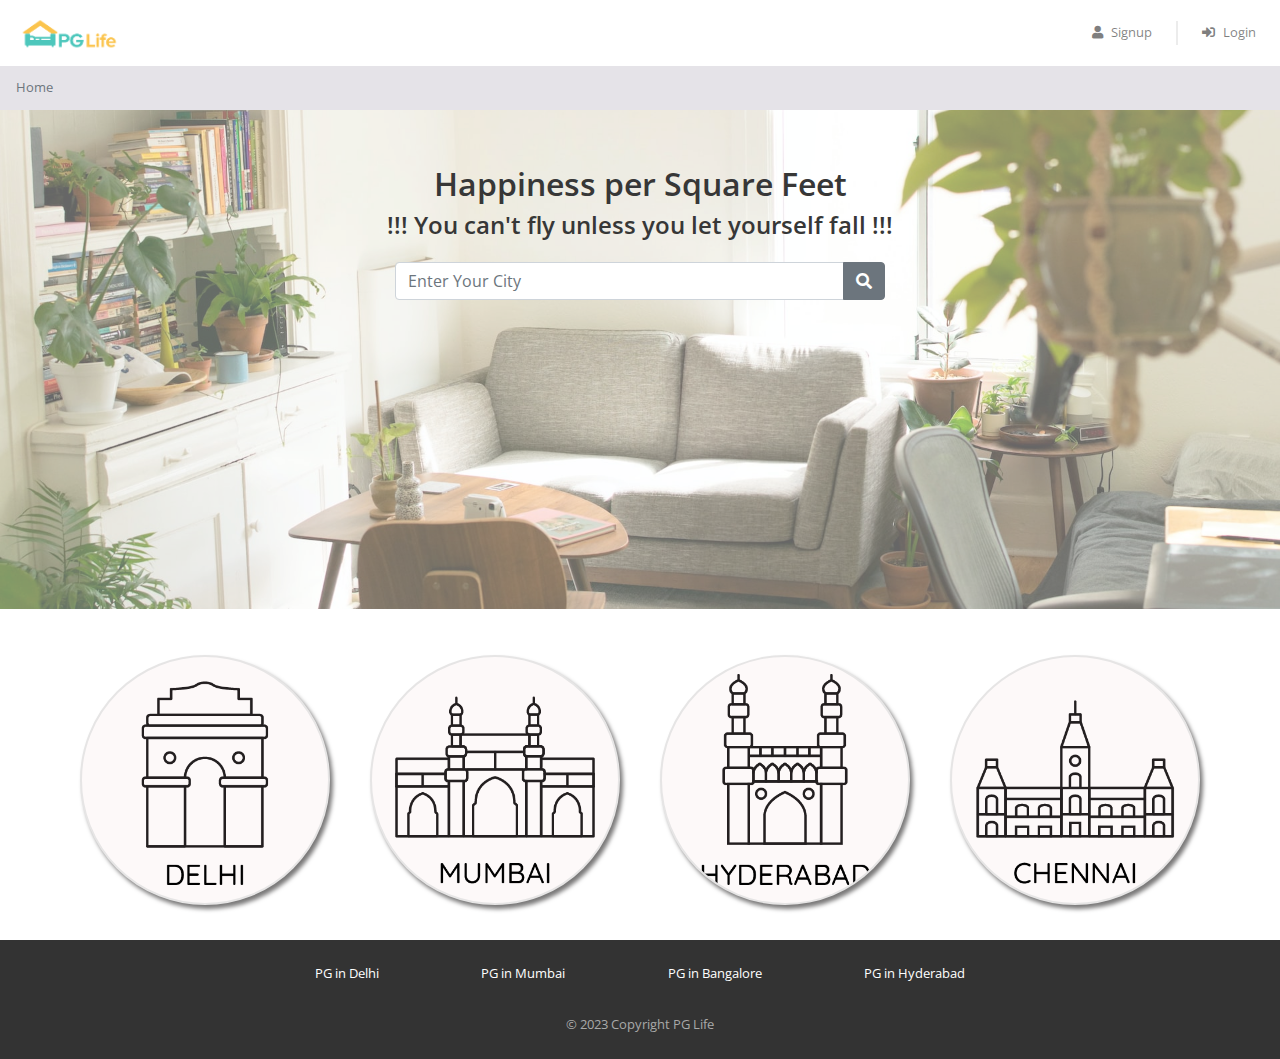
<file: index.html>
<!DOCTYPE html>
<html lang="en">

<head>
    <meta name="viewport" content="width=device-width, initial-scale=1">
    <title>Ganpati Paying Guest | PG Life</title>

    <link href="css/bootstrap.min.css" rel="stylesheet" />
    <link href="https://use.fontawesome.com/releases/v5.11.2/css/all.css" rel="stylesheet" />
    <link
        href="https://fonts.googleapis.com/css2?family=Open+Sans:ital,wght@0,300;0,400;0,600;0,700;0,800;1,300;1,400;1,600;1,700;1,800&display=swap"
        rel="stylesheet" />
    <link href="css/common.css" rel="stylesheet" />
    <!-- <link href="css/property_detail.css" rel="stylesheet" /> -->
    <link rel="stylesheet" href="css/index.css">
</head>

<body>
    <div class="header sticky-top">
        <nav class="navbar navbar-expand-md navbar-light">
            <a class="navbar-brand" href="index.html">
                <img src="img/logo.png" />
            </a>
            <button class="navbar-toggler" type="button" data-toggle="collapse" data-target="#my-navbar">
                <span class="navbar-toggler-icon"></span>
            </button>

            <div class="collapse navbar-collapse justify-content-end" id="my-navbar">
                <ul class="navbar-nav">
                    <li class="nav-item">
                        <a class="nav-link" href="#" data-toggle="modal" data-target="#signup-modal">
                            <i class="fas fa-user"></i>Signup
                        </a>
                    </li>
                    <div class="nav-vl"></div>
                    <li class="nav-item">
                        <a class="nav-link" href="#" data-toggle="modal" data-target="#login-modal">
                            <i class="fas fa-sign-in-alt"></i>Login
                        </a>
                    </li>
                </ul>
            </div>
        </nav>
    </div>
    <nav aria-label="breadcrumb">
        <ol class="breadcrumb">
            <li class="breadcrumb-item active" aria-current="page">Home</li>
        </ol>
    </nav>
    <div id="homeback">
        <div class="headin">
            <h2>Happiness per Square Feet</h2>
            <h3>!!! You can't fly unless you let yourself fall !!!</h3>
        </div>
        <div class="main">
            <div class="input-group">
                <input type="text" class="form-control" placeholder="Enter Your City">
                <div class="input-group-append">
                    <button class="btn btn-secondary" type="button">
                        <i class="fa fa-search"></i>
                    </button>
                </div>
            </div>
        </div>
    </div>

    <!-- signup-form -->
    <div class="modal fade" id="signup-modal" tabindex="-1" role="dialog" aria-labelledby="signup-heading"
        aria-hidden="true">
        <div class="modal-dialog" role="document">
            <div class="modal-content">
                <div class="modal-header">
                    <h5 class="modal-title" id="signup-heading">Signup with PGLife</h5>
                    <button type="button" class="close" data-dismiss="modal" aria-label="Close">
                        <span aria-hidden="true">&times;</span>
                    </button>
                </div>

                <div class="modal-body">
                    <form id="signup-form" class="form" role="form">
                        <div class="input-group form-group">
                            <div class="input-group-prepend">
                                <span class="input-group-text">
                                    <i class="fas fa-user"></i>
                                </span>
                            </div>
                            <input type="text" class="form-control" name="full_name" placeholder="Full Name"
                                maxlength="30" required>
                        </div>

                        <div class="input-group form-group">
                            <div class="input-group-prepend">
                                <span class="input-group-text">
                                    <i class="fas fa-phone-alt"></i>
                                </span>
                            </div>
                            <input type="text" class="form-control" name="phone" placeholder="Phone Number"
                                maxlength="10" minlength="10" required>
                        </div>

                        <div class="input-group form-group">
                            <div class="input-group-prepend">
                                <span class="input-group-text">
                                    <i class="fas fa-envelope"></i>
                                </span>
                            </div>
                            <input type="email" class="form-control" name="email" placeholder="Email" required>
                        </div>

                        <div class="input-group form-group">
                            <div class="input-group-prepend">
                                <span class="input-group-text">
                                    <i class="fas fa-lock"></i>
                                </span>
                            </div>
                            <input type="password" class="form-control" name="password" placeholder="Password"
                                minlength="6" required>
                        </div>

                        <div class="input-group form-group">
                            <div class="input-group-prepend">
                                <span class="input-group-text">
                                    <i class="fas fa-university"></i>
                                </span>
                            </div>
                            <input type="text" class="form-control" name="college_name" placeholder="College Name"
                                maxlength="150" required>
                        </div>

                        <div class="form-group">
                            <span>I'm a</span>
                            <input type="radio" class="ml-3" id="gender-male" name="gender" value="male" /> Male
                            <label for="gender-male">
                            </label>
                            <input type="radio" class="ml-3" id="gender-female" name="gender" value="female" />
                            <label for="gender-female">
                                Female
                            </label>
                        </div>

                        <div class="form-group">
                            <button type="submit" class="btn btn-block btn-primary">Create Account</button>
                        </div>
                    </form>
                </div>

                <div class="modal-footer">
                    <span>Already have an account?
                        <a href="#" data-dismiss="modal" data-toggle="modal" data-target="#login-modal">Login</a>
                    </span>
                </div>
            </div>
        </div>
    </div>

    <div class="modal fade" id="login-modal" tabindex="-1" role="dialog" aria-labelledby="login-heading"
        aria-hidden="true">
        <div class="modal-dialog modal-dialog-centered" role="document">
            <div class="modal-content">
                <div class="modal-header">
                    <h5 class="modal-title" id="login-heading">Login with PGLife</h5>
                    <button type="button" class="close" data-dismiss="modal" aria-label="Close">
                        <span aria-hidden="true">&times;</span>
                    </button>
                </div>

                <div class="modal-body">
                    <form id="login-form" class="form" role="form">
                        <div class="input-group form-group">
                            <div class="input-group-prepend">
                                <span class="input-group-text">
                                    <i class="fas fa-user"></i>
                                </span>
                            </div>
                            <input type="email" class="form-control" name="email" placeholder="Email" required>
                        </div>

                        <div class="input-group form-group">
                            <div class="input-group-prepend">
                                <span class="input-group-text">
                                    <i class="fas fa-lock"></i>
                                </span>
                            </div>
                            <input type="password" class="form-control" name="password" placeholder="Password"
                                minlength="6" required>
                        </div>

                        <div class="form-group">
                            <button type="submit" class="btn btn-block btn-primary">Login</button>
                        </div>
                    </form>
                </div>

                <div class="modal-footer">
                    <span>
                        <a href="#" data-dismiss="modal" data-toggle="modal" data-target="#signup-modal">Click here</a>
                        to register a new account
                    </span>
                </div>
            </div>
        </div>
    </div>
    <div class="majorcity">
        <div class="some"><h3></h3></div>
        <div class="majcity">
             <a class="city" href="property_list.html">
                <img src="img\delhi.png"  class="city-img"/>
            </a>
        </div>
        <div class="majcity"> 
            <a class="city" href="property_list.html">
                <img src="img\mumbai.png" class="city-img" />
            </a>
        </div>
        <div class="majcity"> 
            <a class="city" href="property_list.html">
                <img src="img\hyderabad.png" class="city-img" />
            </a>
        </div>
        <div class="majcity"> 
            <a class="city" href="property_list.html">
                <img src="img\chennai.png"   class="city-img"/>
            </a>
        </div>
    </div>


    <div class="footer">
        <div class="page-container footer-container">
            <div class="footer-cities">
                <div class="footer-city">
                    <a href="property_list.html">PG in Delhi</a>
                </div>
                <div class="footer-city">
                    <a href="property_list.html">PG in Mumbai</a>
                </div>
                <div class="footer-city">
                    <a href="property_list.html">PG in Bangalore</a>
                </div>
                <div class="footer-city">
                    <a href="property_list.html">PG in Hyderabad</a>
                </div>
            </div>
            <div class="footer-copyright">© 2023 Copyright PG Life </div>
        </div>
    </div>

    <script type="text/javascript" src="js/jquery.js"></script>
    <script type="text/javascript" src="js/bootstrap.min.js"></script>

</body>

</html>
</file>
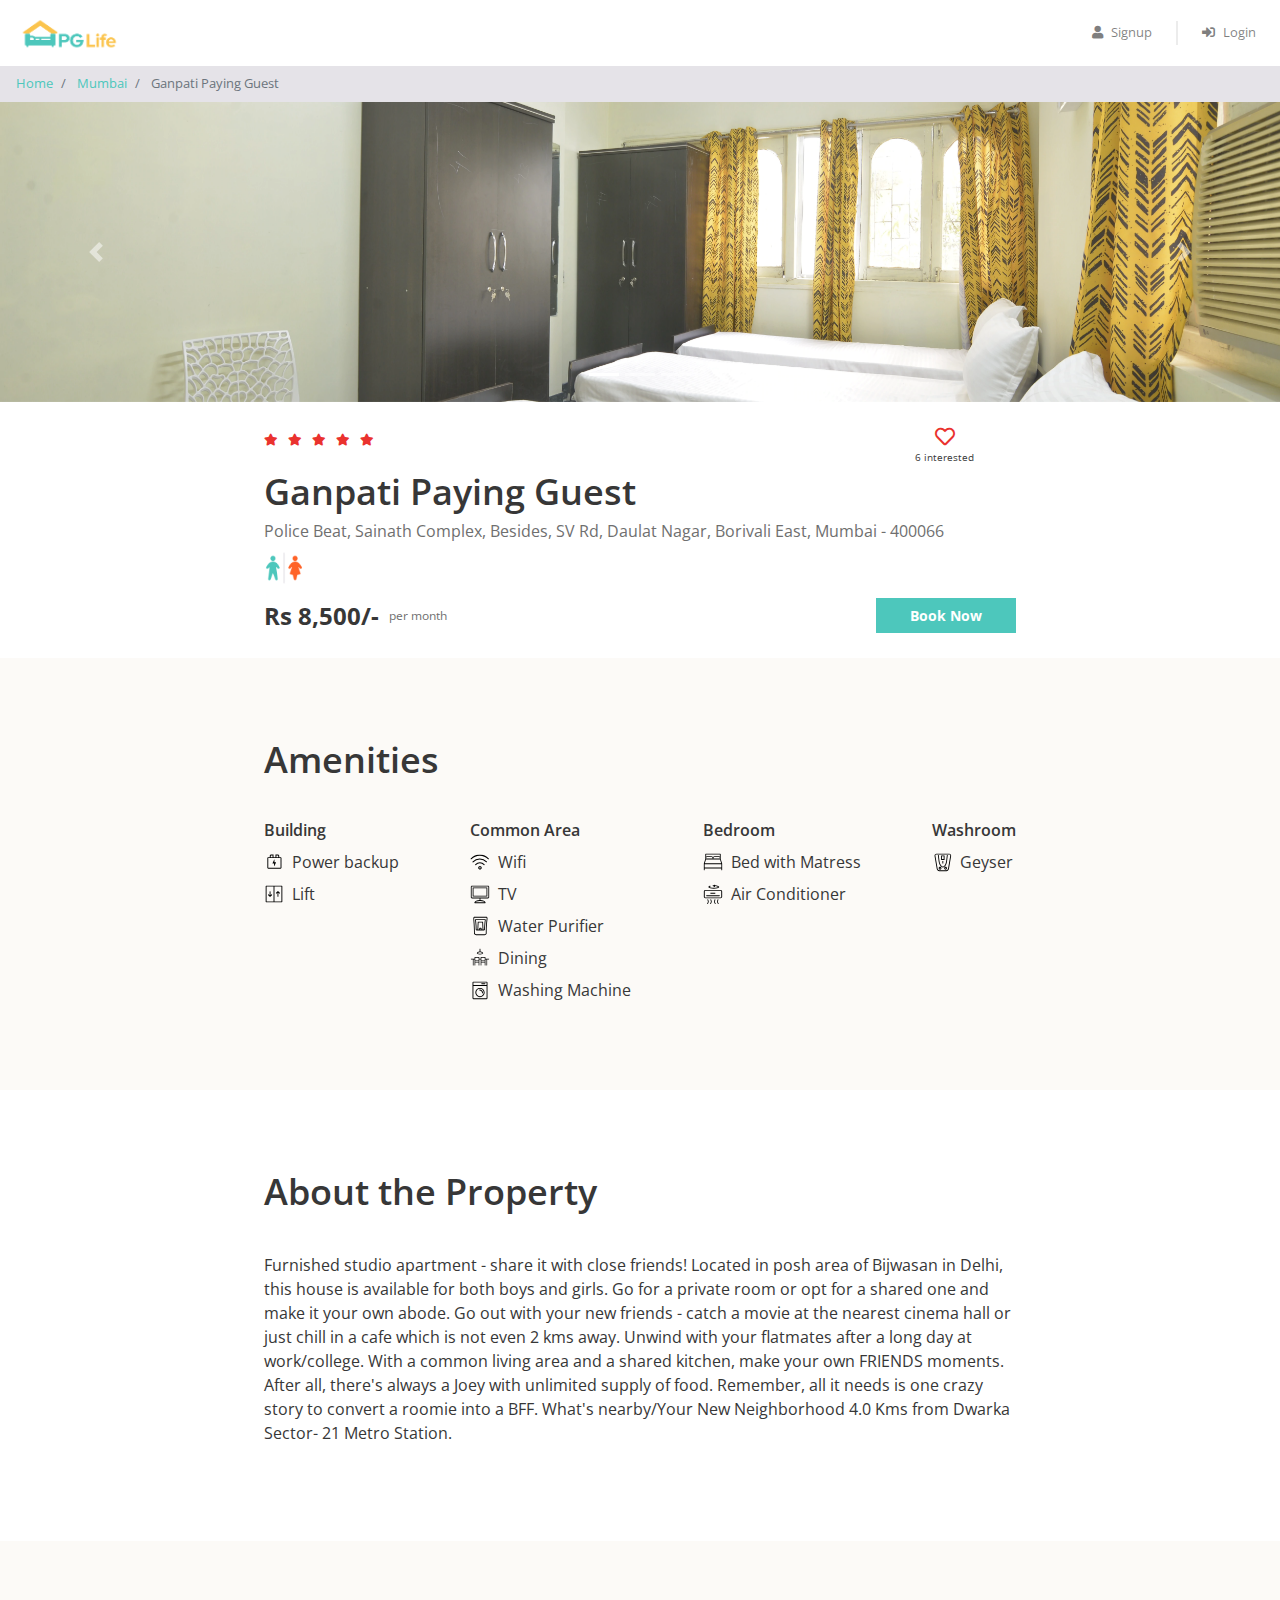
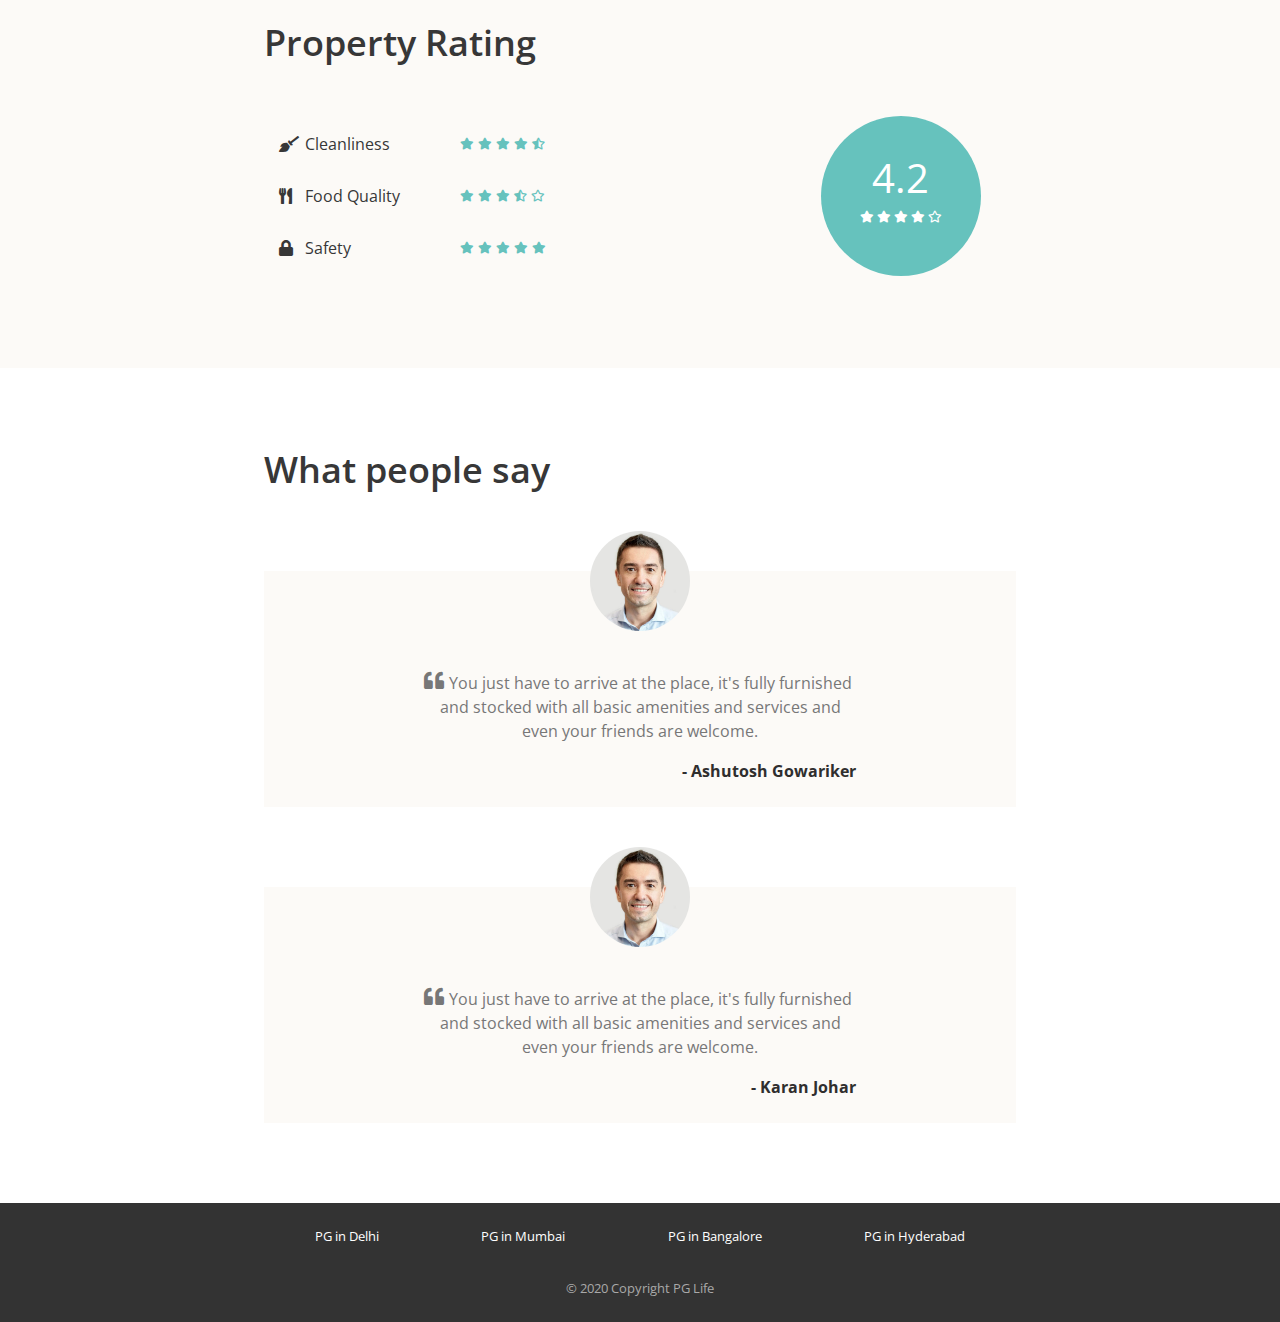
<file: property_detail.html>
<!DOCTYPE html>
<html lang="en">

<head>
    <meta name="viewport" content="width=device-width, initial-scale=1">
    <title>Ganpati Paying Guest | PG Life</title>

    <link href="css/bootstrap.min.css" rel="stylesheet" />
    <link href="https://use.fontawesome.com/releases/v5.11.2/css/all.css" rel="stylesheet" />
    <link
        href="https://fonts.googleapis.com/css2?family=Open+Sans:ital,wght@0,300;0,400;0,600;0,700;0,800;1,300;1,400;1,600;1,700;1,800&display=swap"
        rel="stylesheet" />
    <link href="css/common.css" rel="stylesheet" />
    <link href="css/property_detail.css" rel="stylesheet" />
</head>

<body>
    <div class="header sticky-top">
        <nav class="navbar navbar-expand-md navbar-light">
            <a class="navbar-brand" href="index.html">
                <img src="img/logo.png" />
            </a>
            <button class="navbar-toggler" type="button" data-toggle="collapse" data-target="#my-navbar">
                <span class="navbar-toggler-icon"></span>
            </button>

            <div class="collapse navbar-collapse justify-content-end" id="my-navbar">
                <ul class="navbar-nav">
                    <li class="nav-item">
                        <a class="nav-link" href="#" data-toggle="modal" data-target="#signup-modal">
                            <i class="fas fa-user"></i>Signup
                        </a>
                    </li>
                    <div class="nav-vl"></div>
                    <li class="nav-item">
                        <a class="nav-link" href="#" data-toggle="modal" data-target="#login-modal">
                            <i class="fas fa-sign-in-alt"></i>Login
                        </a>
                    </li>
                </ul>
            </div>
        </nav>
    </div>

    <div id="loading">
    </div>

    <nav aria-label="breadcrumb">
        <ol class="breadcrumb py-2">
            <li class="breadcrumb-item">
                <a href="index.html">Home</a>
            </li>
            <li class="breadcrumb-item">
                <a href="property_list.html">Mumbai</a>
            </li>
            <li class="breadcrumb-item active" aria-current="page">
                Ganpati Paying Guest
            </li>
        </ol>
    </nav>

    <div id="property-images" class="carousel slide" data-ride="carousel">
        <ol class="carousel-indicators">
            <li data-target="#property-images" data-slide-to="0" class="active"></li>
            <li data-target="#property-images" data-slide-to="1" class=""></li>
            <li data-target="#property-images" data-slide-to="2" class=""></li>
        </ol>
        <div class="carousel-inner">
            <div class="carousel-item active">
                <img class="d-block w-100" src="img/properties/1/1d4f0757fdb86d5f.jpg" alt="slide">
            </div>
            <div class="carousel-item">
                <img class="d-block w-100" src="img/properties/1/46ebbb537aa9fb0a.jpg" alt="slide">
            </div>
            <div class="carousel-item">
                <img class="d-block w-100" src="img/properties/1/eace7b9114fd6046.jpg" alt="slide">
            </div>
        </div>
        <a class="carousel-control-prev" href="#property-images" role="button" data-slide="prev">
            <span class="carousel-control-prev-icon" aria-hidden="true"></span>
            <span class="sr-only">Previous</span>
        </a>
        <a class="carousel-control-next" href="#property-images" role="button" data-slide="next">
            <span class="carousel-control-next-icon" aria-hidden="true"></span>
            <span class="sr-only">Next</span>
        </a>
    </div>

    <div class="property-summary page-container">
        <div class="row no-gutters justify-content-between">
            <div class="star-container" title="4.8">
                <i class="fas fa-star"></i>
                <i class="fas fa-star"></i>
                <i class="fas fa-star"></i>
                <i class="fas fa-star"></i>
                <i class="fas fa-star"></i>
            </div>
            <div class="interested-container">
                <i class="is-interested-image far fa-heart"></i>
                <div class="interested-text">
                    <span class="interested-user-count">6</span> interested
                </div>
            </div>
        </div>
        <div class="detail-container">
            <div class="property-name">Ganpati Paying Guest</div>
            <div class="property-address">Police Beat, Sainath Complex, Besides, SV Rd, Daulat Nagar, Borivali East,
                Mumbai - 400066</div>
            <div class="property-gender">
                <img src="img/unisex.png" />
            </div>
        </div>
        <div class="row no-gutters">
            <div class="rent-container col-6">
                <div class="rent">Rs 8,500/-</div>
                <div class="rent-unit">per month</div>
            </div>
            <div class="button-container col-6">
                <a href="#" class="btn btn-primary">Book Now</a>
            </div>
        </div>
    </div>

    <div class="property-amenities">
        <div class="page-container">
            <h1>Amenities</h1>
            <div class="row justify-content-between">
                <div class="col-md-auto">
                    <h5>Building</h5>
                    <div class="amenity-container">
                        <img src="img/amenities/powerbackup.svg">
                        <span>Power backup</span>
                    </div>
                    <div class="amenity-container">
                        <img src="img/amenities/lift.svg">
                        <span>Lift</span>
                    </div>
                </div>

                <div class="col-md-auto">
                    <h5>Common Area</h5>
                    <div class="amenity-container">
                        <img src="img/amenities/wifi.svg">
                        <span>Wifi</span>
                    </div>
                    <div class="amenity-container">
                        <img src="img/amenities/tv.svg">
                        <span>TV</span>
                    </div>
                    <div class="amenity-container">
                        <img src="img/amenities/rowater.svg">
                        <span>Water Purifier</span>
                    </div>
                    <div class="amenity-container">
                        <img src="img/amenities/dining.svg">
                        <span>Dining</span>
                    </div>
                    <div class="amenity-container">
                        <img src="img/amenities/washingmachine.svg">
                        <span>Washing Machine</span>
                    </div>
                </div>

                <div class="col-md-auto">
                    <h5>Bedroom</h5>
                    <div class="amenity-container">
                        <img src="img/amenities/bed.svg">
                        <span>Bed with Matress</span>
                    </div>
                    <div class="amenity-container">
                        <img src="img/amenities/ac.svg">
                        <span>Air Conditioner</span>
                    </div>
                </div>

                <div class="col-md-auto">
                    <h5>Washroom</h5>
                    <div class="amenity-container">
                        <img src="img/amenities/geyser.svg">
                        <span>Geyser</span>
                    </div>
                </div>
            </div>
        </div>
    </div>

    <div class="property-about page-container">
        <h1>About the Property</h1>
        <p>Furnished studio apartment - share it with close friends! Located in posh area of Bijwasan in Delhi, this
            house is available for both boys and girls. Go for a private room or opt for a shared one and make it your
            own abode. Go out with your new friends - catch a movie at the nearest cinema hall or just chill in a cafe
            which is not even 2 kms away. Unwind with your flatmates after a long day at work/college. With a common
            living area and a shared kitchen, make your own FRIENDS moments. After all, there's always a Joey with
            unlimited supply of food. Remember, all it needs is one crazy story to convert a roomie into a BFF. What's
            nearby/Your New Neighborhood 4.0 Kms from Dwarka Sector- 21 Metro Station.</p>
    </div>

    <div class="property-rating">
        <div class="page-container">
            <h1>Property Rating</h1>
            <div class="row align-items-center justify-content-between">
                <div class="col-md-6">
                    <div class="rating-criteria row">
                        <div class="col-6">
                            <i class="rating-criteria-icon fas fa-broom"></i>
                            <span class="rating-criteria-text">Cleanliness</span>
                        </div>
                        <div class="rating-criteria-star-container col-6" title="4.3">
                            <i class="fas fa-star"></i>
                            <i class="fas fa-star"></i>
                            <i class="fas fa-star"></i>
                            <i class="fas fa-star"></i>
                            <i class="fas fa-star-half-alt"></i>
                        </div>
                    </div>

                    <div class="rating-criteria row">
                        <div class="col-6">
                            <i class="rating-criteria-icon fas fa-utensils"></i>
                            <span class="rating-criteria-text">Food Quality</span>
                        </div>
                        <div class="rating-criteria-star-container col-6" title="3.4">
                            <i class="fas fa-star"></i>
                            <i class="fas fa-star"></i>
                            <i class="fas fa-star"></i>
                            <i class="fas fa-star-half-alt"></i>
                            <i class="far fa-star"></i>
                        </div>
                    </div>

                    <div class="rating-criteria row">
                        <div class="col-6">
                            <i class="rating-criteria-icon fa fa-lock"></i>
                            <span class="rating-criteria-text">Safety</span>
                        </div>
                        <div class="rating-criteria-star-container col-6" title="4.8">
                            <i class="fas fa-star"></i>
                            <i class="fas fa-star"></i>
                            <i class="fas fa-star"></i>
                            <i class="fas fa-star"></i>
                            <i class="fas fa-star"></i>
                        </div>
                    </div>
                </div>

                <div class="col-md-4">
                    <div class="rating-circle">
                        <div class="total-rating">4.2</div>
                        <div class="rating-circle-star-container">
                            <i class="fas fa-star"></i>
                            <i class="fas fa-star"></i>
                            <i class="fas fa-star"></i>
                            <i class="fas fa-star"></i>
                            <i class="far fa-star"></i>
                        </div>
                    </div>
                </div>
            </div>
        </div>
    </div>

    <div class="property-testimonials page-container">
        <h1>What people say</h1>
        <div class="testimonial-block">
            <div class="testimonial-image-container">
                <img class="testimonial-img" src="img/man.png">
            </div>
            <div class="testimonial-text">
                <i class="fa fa-quote-left" aria-hidden="true"></i>
                <p>You just have to arrive at the place, it's fully furnished and stocked with all basic amenities and
                    services and even your friends are welcome.</p>
            </div>
            <div class="testimonial-name">- Ashutosh Gowariker</div>
        </div>
        <div class="testimonial-block">
            <div class="testimonial-image-container">
                <img class="testimonial-img" src="img/man.png">
            </div>
            <div class="testimonial-text">
                <i class="fa fa-quote-left" aria-hidden="true"></i>
                <p>You just have to arrive at the place, it's fully furnished and stocked with all basic amenities and
                    services and even your friends are welcome.</p>
            </div>
            <div class="testimonial-name">- Karan Johar</div>
        </div>
    </div>

    <div class="modal fade" id="signup-modal" tabindex="-1" role="dialog" aria-labelledby="signup-heading"
        aria-hidden="true">
        <div class="modal-dialog" role="document">
            <div class="modal-content">
                <div class="modal-header">
                    <h5 class="modal-title" id="signup-heading">Signup with PGLife</h5>
                    <button type="button" class="close" data-dismiss="modal" aria-label="Close">
                        <span aria-hidden="true">&times;</span>
                    </button>
                </div>

                <div class="modal-body">
                    <form id="signup-form" class="form" role="form">
                        <div class="input-group form-group">
                            <div class="input-group-prepend">
                                <span class="input-group-text">
                                    <i class="fas fa-user"></i>
                                </span>
                            </div>
                            <input type="text" class="form-control" name="full_name" placeholder="Full Name"
                                maxlength="30" required>
                        </div>

                        <div class="input-group form-group">
                            <div class="input-group-prepend">
                                <span class="input-group-text">
                                    <i class="fas fa-phone-alt"></i>
                                </span>
                            </div>
                            <input type="text" class="form-control" name="phone" placeholder="Phone Number"
                                maxlength="10" minlength="10" required>
                        </div>

                        <div class="input-group form-group">
                            <div class="input-group-prepend">
                                <span class="input-group-text">
                                    <i class="fas fa-envelope"></i>
                                </span>
                            </div>
                            <input type="email" class="form-control" name="email" placeholder="Email" required>
                        </div>

                        <div class="input-group form-group">
                            <div class="input-group-prepend">
                                <span class="input-group-text">
                                    <i class="fas fa-lock"></i>
                                </span>
                            </div>
                            <input type="password" class="form-control" name="password" placeholder="Password"
                                minlength="6" required>
                        </div>

                        <div class="input-group form-group">
                            <div class="input-group-prepend">
                                <span class="input-group-text">
                                    <i class="fas fa-university"></i>
                                </span>
                            </div>
                            <input type="text" class="form-control" name="college_name" placeholder="College Name"
                                maxlength="150" required>
                        </div>

                        <div class="form-group">
                            <span>I'm a</span>
                            <input type="radio" class="ml-3" id="gender-male" name="gender" value="male" /> Male
                            <label for="gender-male">
                            </label>
                            <input type="radio" class="ml-3" id="gender-female" name="gender" value="female" />
                            <label for="gender-female">
                                Female
                            </label>
                        </div>

                        <div class="form-group">
                            <button type="submit" class="btn btn-block btn-primary">Create Account</button>
                        </div>
                    </form>
                </div>

                <div class="modal-footer">
                    <span>Already have an account?
                        <a href="#" data-dismiss="modal" data-toggle="modal" data-target="#login-modal">Login</a>
                    </span>
                </div>
            </div>
        </div>
    </div>

    <div class="modal fade" id="login-modal" tabindex="-1" role="dialog" aria-labelledby="login-heading"
        aria-hidden="true">
        <div class="modal-dialog modal-dialog-centered" role="document">
            <div class="modal-content">
                <div class="modal-header">
                    <h5 class="modal-title" id="login-heading">Login with PGLife</h5>
                    <button type="button" class="close" data-dismiss="modal" aria-label="Close">
                        <span aria-hidden="true">&times;</span>
                    </button>
                </div>

                <div class="modal-body">
                    <form id="login-form" class="form" role="form">
                        <div class="input-group form-group">
                            <div class="input-group-prepend">
                                <span class="input-group-text">
                                    <i class="fas fa-user"></i>
                                </span>
                            </div>
                            <input type="email" class="form-control" name="email" placeholder="Email" required>
                        </div>

                        <div class="input-group form-group">
                            <div class="input-group-prepend">
                                <span class="input-group-text">
                                    <i class="fas fa-lock"></i>
                                </span>
                            </div>
                            <input type="password" class="form-control" name="password" placeholder="Password"
                                minlength="6" required>
                        </div>

                        <div class="form-group">
                            <button type="submit" class="btn btn-block btn-primary">Login</button>
                        </div>
                    </form>
                </div>

                <div class="modal-footer">
                    <span>
                        <a href="#" data-dismiss="modal" data-toggle="modal" data-target="#signup-modal">Click here</a>
                        to register a new account
                    </span>
                </div>
            </div>
        </div>
    </div>

    <div class="footer">
        <div class="page-container footer-container">
            <div class="footer-cities">
                <div class="footer-city">
                    <a href="property_list.html">PG in Delhi</a>
                </div>
                <div class="footer-city">
                    <a href="property_list.html">PG in Mumbai</a>
                </div>
                <div class="footer-city">
                    <a href="property_list.html">PG in Bangalore</a>
                </div>
                <div class="footer-city">
                    <a href="property_list.html">PG in Hyderabad</a>
                </div>
            </div>
            <div class="footer-copyright">© 2020 Copyright PG Life </div>
        </div>
    </div>

    <script type="text/javascript" src="js/jquery.js"></script>
    <script type="text/javascript" src="js/bootstrap.min.js"></script>
</body>

</html>
</file>
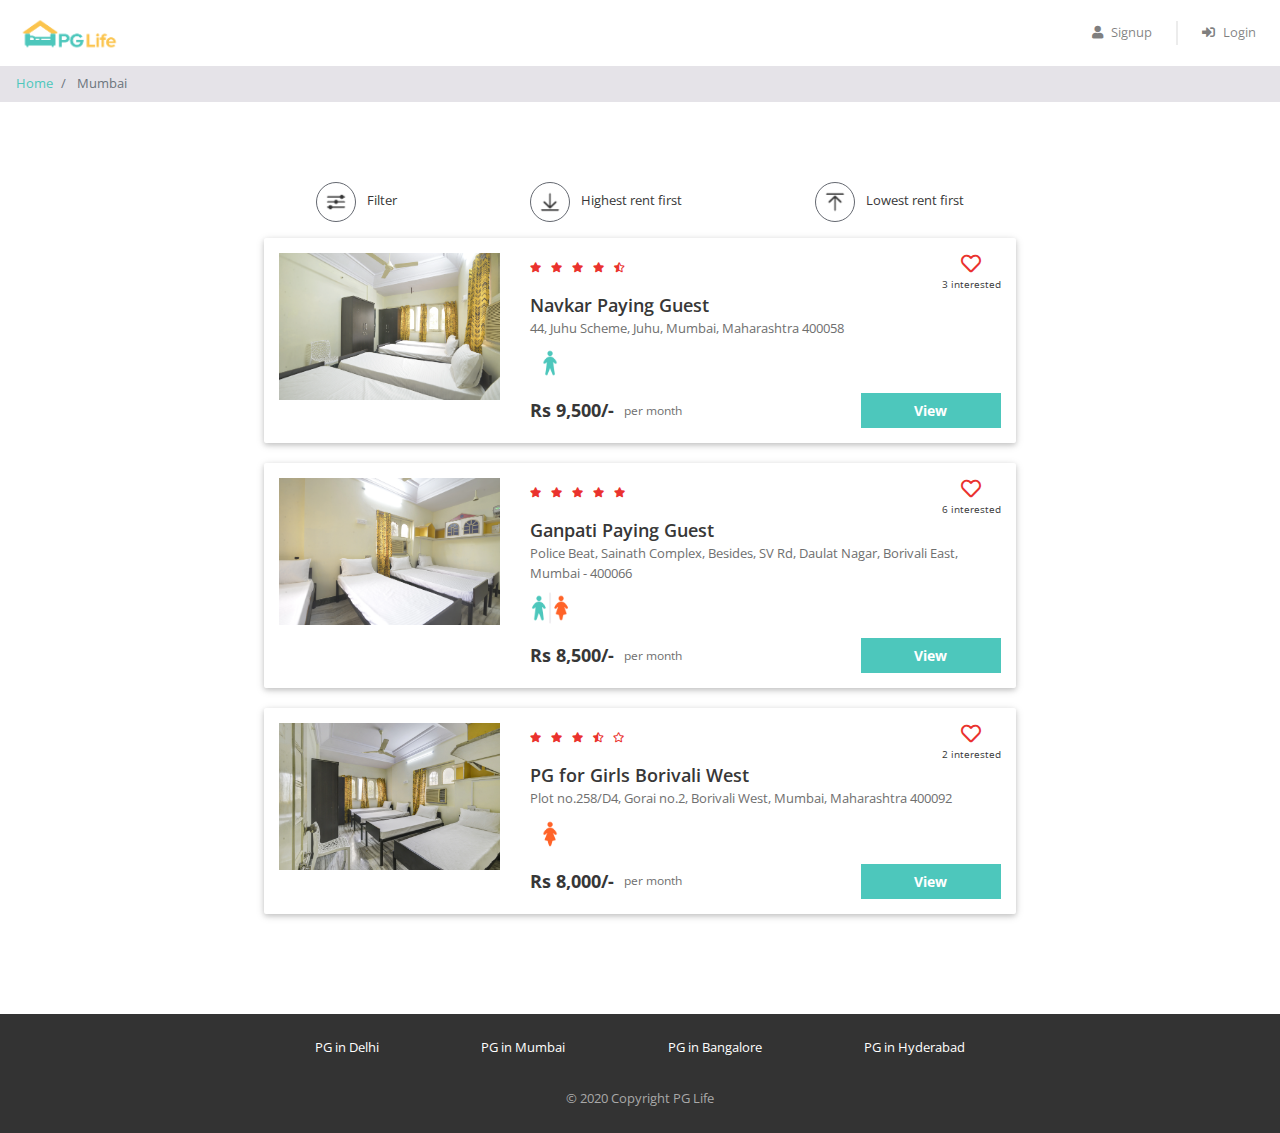
<file: property_list.html>
<!DOCTYPE html>
<html lang="en">

<head>
    <meta name="viewport" content="width=device-width, initial-scale=1">
    <title>Best PG's in Mumbai | PG Life</title>

    <link href="css/bootstrap.min.css" rel="stylesheet" />
    <link href="https://use.fontawesome.com/releases/v5.11.2/css/all.css" rel="stylesheet" />
    <link href="https://fonts.googleapis.com/css2?family=Open+Sans:ital,wght@0,300;0,400;0,600;0,700;0,800;1,300;1,400;1,600;1,700;1,800&display=swap" rel="stylesheet" />
    <link href="css/common.css" rel="stylesheet" />
    <link href="css/property_list.css" rel="stylesheet" />
</head>

<body>
    <div class="header sticky-top">
        <nav class="navbar navbar-expand-md navbar-light">
            <a class="navbar-brand" href="index.html">
                <img src="img/logo.png" />
            </a>
            <button class="navbar-toggler" type="button" data-toggle="collapse" data-target="#my-navbar">
                <span class="navbar-toggler-icon"></span>
            </button>

            <div class="collapse navbar-collapse justify-content-end" id="my-navbar">
                <ul class="navbar-nav">
                    <li class="nav-item">
                        <a class="nav-link" href="#" data-toggle="modal" data-target="#signup-modal">
                            <i class="fas fa-user"></i>Signup
                        </a>
                    </li>
                    <div class="nav-vl"></div>
                    <li class="nav-item">
                        <a class="nav-link" href="#" data-toggle="modal" data-target="#login-modal">
                            <i class="fas fa-sign-in-alt"></i>Login
                        </a>
                    </li>
                </ul>
            </div>
        </nav>
    </div>

    <div id="loading">
    </div>

    <nav aria-label="breadcrumb">
        <ol class="breadcrumb py-2">
            <li class="breadcrumb-item">
                <a href="index.html">Home</a>
            </li>
            <li class="breadcrumb-item active" aria-current="page">
                Mumbai
            </li>
        </ol>
    </nav>

    <div class="page-container">
        <div class="filter-bar row justify-content-around">
            <div class="col-auto" data-toggle="modal" data-target="#filter-modal">
                <img src="img/filter.png" alt="filter" />
                <span>Filter</span>
            </div>
            <div class="col-auto">
                <img src="img/desc.png" alt="sort-desc" />
                <span>Highest rent first</span>
            </div>
            <div class="col-auto">
                <img src="img/asc.png" alt="sort-asc" />
                <span>Lowest rent first</span>
            </div>
        </div>

        
        <div class="property-card row">
            <div class="image-container col-md-4">
                <img src="img/properties/1/1d4f0757fdb86d5f.jpg" />
            </div>
            <div class="content-container col-md-8">
                <div class="row no-gutters justify-content-between">
                    <div class="star-container" title="4.5">
                        <i class="fas fa-star"></i>
                        <i class="fas fa-star"></i>
                        <i class="fas fa-star"></i>
                        <i class="fas fa-star"></i>
                        <i class="fas fa-star-half-alt"></i>
                    </div>
                    <div class="interested-container">
                        <i class="far fa-heart"></i>
                        <div class="interested-text">3 interested</div>
                    </div>
                </div>
                <div class="detail-container">
                    <div class="property-name">Navkar Paying Guest</div>
                    <div class="property-address">44, Juhu Scheme, Juhu, Mumbai, Maharashtra 400058</div>
                    <div class="property-gender">
                        <img src="img/male.png" />
                    </div>
                </div>
                <div class="row no-gutters">
                    <div class="rent-container col-6">
                        <div class="rent">Rs 9,500/-</div>
                        <div class="rent-unit">per month</div>
                    </div>
                    <div class="button-container col-6">
                        <a href="property_detail.html" class="btn btn-primary">View</a>
                    </div>
                </div>
            </div>
        </div>

        <div class="property-card row">
            <div class="image-container col-md-4">
                <img src="img/properties/1/eace7b9114fd6046.jpg" />
            </div>
            <div class="content-container col-md-8">
                <div class="row no-gutters justify-content-between">
                    <div class="star-container" title="4.8">
                        <i class="fas fa-star"></i>
                        <i class="fas fa-star"></i>
                        <i class="fas fa-star"></i>
                        <i class="fas fa-star"></i>
                        <i class="fas fa-star"></i>
                    </div>
                    <div class="interested-container">
                        <i class="far fa-heart"></i>
                        <div class="interested-text">6 interested</div>
                    </div>
                </div>
                <div class="detail-container">
                    <div class="property-name">Ganpati Paying Guest</div>
                    <div class="property-address">Police Beat, Sainath Complex, Besides, SV Rd, Daulat Nagar, Borivali East, Mumbai - 400066</div>
                    <div class="property-gender">
                        <img src="img/unisex.png" />
                    </div>
                </div>
                <div class="row no-gutters">
                    <div class="rent-container col-6">
                        <div class="rent">Rs 8,500/-</div>
                        <div class="rent-unit">per month</div>
                    </div>
                    <div class="button-container col-6">
                        <a href="property_detail.html" class="btn btn-primary">View</a>
                    </div>
                </div>
            </div>
        </div>

        <div class="property-card row">
            <div class="image-container col-md-4">
                <img src="img/properties/1/46ebbb537aa9fb0a.jpg" />
            </div>
            <div class="content-container col-md-8">
                <div class="row no-gutters justify-content-between">
                    <div class="star-container" title="3.5">
                        <i class="fas fa-star"></i>
                        <i class="fas fa-star"></i>
                        <i class="fas fa-star"></i>
                        <i class="fas fa-star-half-alt"></i>
                        <i class="far fa-star"></i>
                    </div>
                    <div class="interested-container">
                        <i class="far fa-heart"></i>
                        <div class="interested-text">2 interested</div>
                    </div>
                </div>
                <div class="detail-container">
                    <div class="property-name">PG for Girls Borivali West</div>
                    <div class="property-address">Plot no.258/D4, Gorai no.2, Borivali West, Mumbai, Maharashtra 400092</div>
                    <div class="property-gender">
                        <img src="img/female.png" />
                    </div>
                </div>
                <div class="row no-gutters">
                    <div class="rent-container col-6">
                        <div class="rent">Rs 8,000/-</div>
                        <div class="rent-unit">per month</div>
                    </div>
                    <div class="button-container col-6">
                        <a href="property_detail.html" class="btn btn-primary">View</a>
                    </div>
                </div>
            </div>
        </div>
    </div>

    <div class="modal fade" id="filter-modal" tabindex="-1" role="dialog" aria-labelledby="filter-heading" aria-hidden="true">
        <div class="modal-dialog modal-dialog-centered" role="document">
            <div class="modal-content">
                <div class="modal-header">
                    <h3 class="modal-title" id="filter-heading">Filters</h3>
                    <button type="button" class="close" data-dismiss="modal" aria-label="Close">
                        <span aria-hidden="true">&times;</span>
                    </button>
                </div>

                <div class="modal-body">
                    <h5>Gender</h5>
                    <hr />
                    <div>
                        <button class="btn btn-outline-dark btn-active">
                            No Filter
                        </button>
                        <button class="btn btn-outline-dark">
                            <i class="fas fa-venus-mars"></i>Unisex
                        </button>
                        <button class="btn btn-outline-dark">
                            <i class="fas fa-mars"></i>Male
                        </button>
                        <button class="btn btn-outline-dark">
                            <i class="fas fa-venus"></i>Female
                        </button>
                    </div>
                </div>

                <div class="modal-footer">
                    <button data-dismiss="modal" class="btn btn-success">Okay</button>
                </div>
            </div>
        </div>
    </div>

    <div class="modal fade" id="signup-modal" tabindex="-1" role="dialog" aria-labelledby="signup-heading" aria-hidden="true">
        <div class="modal-dialog" role="document">
            <div class="modal-content">
                <div class="modal-header">
                    <h5 class="modal-title" id="signup-heading">Signup with PGLife</h5>
                    <button type="button" class="close" data-dismiss="modal" aria-label="Close">
                        <span aria-hidden="true">&times;</span>
                    </button>
                </div>

                <div class="modal-body">
                    <form id="signup-form" class="form" role="form">
                        <div class="input-group form-group">
                            <div class="input-group-prepend">
                                <span class="input-group-text">
                                    <i class="fas fa-user"></i>
                                </span>
                            </div>
                            <input type="text" class="form-control" name="full_name" placeholder="Full Name" maxlength="30" required>
                        </div>

                        <div class="input-group form-group">
                            <div class="input-group-prepend">
                                <span class="input-group-text">
                                    <i class="fas fa-phone-alt"></i>
                                </span>
                            </div>
                            <input type="text" class="form-control" name="phone" placeholder="Phone Number" maxlength="10" minlength="10" required>
                        </div>

                        <div class="input-group form-group">
                            <div class="input-group-prepend">
                                <span class="input-group-text">
                                    <i class="fas fa-envelope"></i>
                                </span>
                            </div>
                            <input type="email" class="form-control" name="email" placeholder="Email" required>
                        </div>

                        <div class="input-group form-group">
                            <div class="input-group-prepend">
                                <span class="input-group-text">
                                    <i class="fas fa-lock"></i>
                                </span>
                            </div>
                            <input type="password" class="form-control" name="password" placeholder="Password" minlength="6" required>
                        </div>

                        <div class="input-group form-group">
                            <div class="input-group-prepend">
                                <span class="input-group-text">
                                    <i class="fas fa-university"></i>
                                </span>
                            </div>
                            <input type="text" class="form-control" name="college_name" placeholder="College Name" maxlength="150" required>
                        </div>

                        <div class="form-group">
                            <span>I'm a</span>
                            <input type="radio" class="ml-3" id="gender-male" name="gender" value="male" /> Male
                            <label for="gender-male">
                            </label>
                            <input type="radio" class="ml-3" id="gender-female" name="gender" value="female" />
                            <label for="gender-female">
                                Female
                            </label>
                        </div>

                        <div class="form-group">
                            <button type="submit" class="btn btn-block btn-primary">Create Account</button>
                        </div>
                    </form>
                </div>

                <div class="modal-footer">
                    <span>Already have an account?
                        <a href="#" data-dismiss="modal" data-toggle="modal" data-target="#login-modal">Login</a>
                    </span>
                </div>
            </div>
        </div>
    </div>

    <div class="modal fade" id="login-modal" tabindex="-1" role="dialog" aria-labelledby="login-heading" aria-hidden="true">
        <div class="modal-dialog modal-dialog-centered" role="document">
            <div class="modal-content">
                <div class="modal-header">
                    <h5 class="modal-title" id="login-heading">Login with PGLife</h5>
                    <button type="button" class="close" data-dismiss="modal" aria-label="Close">
                        <span aria-hidden="true">&times;</span>
                    </button>
                </div>

                <div class="modal-body">
                    <form id="login-form" class="form" role="form">
                        <div class="input-group form-group">
                            <div class="input-group-prepend">
                                <span class="input-group-text">
                                    <i class="fas fa-user"></i>
                                </span>
                            </div>
                            <input type="email" class="form-control" name="email" placeholder="Email" required>
                        </div>

                        <div class="input-group form-group">
                            <div class="input-group-prepend">
                                <span class="input-group-text">
                                    <i class="fas fa-lock"></i>
                                </span>
                            </div>
                            <input type="password" class="form-control" name="password" placeholder="Password" minlength="6" required>
                        </div>

                        <div class="form-group">
                            <button type="submit" class="btn btn-block btn-primary">Login</button>
                        </div>
                    </form>
                </div>

                <div class="modal-footer">
                    <span>
                        <a href="#" data-dismiss="modal" data-toggle="modal" data-target="#signup-modal">Click here</a>
                        to register a new account
                    </span>
                </div>
            </div>
        </div>
    </div>

    <div class="footer">
        <div class="page-container footer-container">
            <div class="footer-cities">
                <div class="footer-city">
                    <a href="property_list.html">PG in Delhi</a>
                </div>
                <div class="footer-city">
                    <a href="property_list.html">PG in Mumbai</a>
                </div>
                <div class="footer-city">
                    <a href="property_list.html">PG in Bangalore</a>
                </div>
                <div class="footer-city">
                    <a href="property_list.html">PG in Hyderabad</a>
                </div>
            </div>
            <div class="footer-copyright">© 2020 Copyright PG Life </div>
        </div>
    </div>

    <script type="text/javascript" src="js/jquery.js"></script>
    <script type="text/javascript" src="js/bootstrap.min.js"></script>
</body>

</html>
</file>
<file: css/common.css>
* {
    box-sizing: border-box;
    font-family: 'Open Sans', sans-serif;
}

body {
    color: #373737;
    font-size: 16px;
    position: relative;
}

h1,
h2,
h3,
h4,
h5,
h6 {
    font-weight: 600;
}

h1 {
    font-size: 36px;
    margin-bottom: 40px;
}

@media (max-width: 768px) {
    h1 {
        font-size: 28px;
    }
}

h3 {
    font-size: 24px;
    margin-bottom: 12px;
}

h5 {
    font-size: 16px;
    margin-bottom: 10px;
}

.btn-primary,
.btn-warning,
.btn-danger {
    color: white;
    font-weight: bold;
}

.input-group .input-group-text i {
    width: 14px;
}

input[type="radio"] {
    position: relative;
    top: 1px;
}

.breadcrumb {
    background-color: #e5e3e8;
    font-size: 13px;
    border-radius: 0px;
    margin-bottom: 0px;
}

.container {
    max-width: 920px;
    padding: 0px 20px;
}

.page-container {
    max-width: 800px;
    padding: 80px 24px;
    margin: auto;
}

@media (max-width: 768px) {
    .page-container {
        padding: 64px 24px;
    }
}

.white {
    color: #ffffff;
}

#loading {
    display: none;
    background-color: #666666;
    background-image: url("../img/progress_spinner.gif");
    background-repeat: no-repeat;
    background-position: center;
    opacity: 0.4;
    position: fixed;
    top: 0px;
    right: 0px;
    width: 100%;
    height: 100%;
    z-index: 10000000;
}

/* Login Modal */
#login-modal .modal-dialog {
    width: 350px;
    margin: auto;
}

.modal-footer {
    background-color: #f4f4f4;
    justify-content: center;
}

/* Header */
.header {
    background-color: white;
    font-size: 13px;
}

.header .navbar .navbar-brand img {
    height: 40px;
}

.header .navbar .nav-item i {
    margin-right: 8px;
}

.header .nav-vl {
    border-left: 2px solid #d6d6d678;
    height: 24px;
    margin: auto 16px;
    display: block;
}

@media(max-width:768px) {
    .header .nav-vl {
        display: none;
    }
}

.header .nav-name {
    font-weight: bold;
    margin: auto 16px;
}

@media(max-width:768px) {
    .header .nav-name {
        margin: 8px 0px
    }
}

/* Footer */
.footer {
    background-color: #333333;
    font-size: 13px;
}

.footer-container {
    padding: 24px;
}

.footer-cities {
    display: flex;
    flex-wrap: wrap;
    justify-content: space-around;
}

.footer-city {
    margin-bottom: 8px;
    text-align: center;
}

@media(max-width:768px) {
    .footer-city {
        width: 100%;
    }
}

.footer-city a {
    color: #ffffff;
}

.footer-copyright {
    color: #a9a9a9;
    text-align: center;
    padding-top: 24px;
}
</file>
<file: css/property_detail.css>
.carousel img {
    height: 300px;
    object-fit: cover;
}

.property-summary {
    padding: 24px;
}

.property-amenities,
.property-rating {
    background-color: #fcfaf7;
}

.star-container i {
    color: #EA322E;
    font-size: 12px;
    margin-right: 6px;
}

.interested-container {
    text-align: center;
    padding-right: 42px;
}

@media (max-width: 768px) {
    .interested-container {
        padding-right: 0px;
    }
}

.interested-container i {
    color: #EA322E;
    font-size: 20px;
    cursor: pointer;
}

.interested-text {
    font-size: 10px;
}

.detail-container {
    padding-bottom: 10px;
}

.property-name {
    font-size: 36px;
    font-weight: 600;
}

@media (max-width: 768px) {
    .property-name {
        font-size: 24px;
    }
}

.property-address {
    color: #6f6f6f;
    font-size: 16px;
    padding-bottom: 5px;
}

.property-gender img {
    width: 40px;
}

.rent-container {
    display: flex;
    align-items: center;
}

.rent {
    font-size: 24px;
    font-weight: bold;
    padding-right: 10px;
}

@media (max-width: 768px) {
    .rent {
        font-size: 18px;
    }
}

.rent-unit {
    color: #6f6f6f;
    font-size: 12px;
}

.button-container .btn {
    font-size: 14px;
    border-radius: 0px;
    width: 140px;
    float: right;
}

@media (max-width: 768px) {
    .property-amenities .row>div {
        padding-bottom: 24px;
    }
}

.amenity-container {
    margin: 8px 0px;
}

.amenity-container img {
    height: 20px;
    margin-top: -4px;
    margin-right: 4px;
}

.rating-criteria {
    margin: 28px 0px;
}

.rating-criteria-icon {
    width: 14px;
}

.rating-criteria-text {
    margin-left: 8px;
}

.rating-criteria-star-container {
    margin-top: -2px;
}

.rating-criteria-star-container i {
    color: #66C2BD;
    font-size: 12px;
}

.rating-circle {
    background-color: #66C2BD;
    color: white;
    text-align: center;
    height: 160px;
    width: 160px;
    border-radius: 50%;
    padding-top: 32px;
    margin: auto;
}

.total-rating {
    font-size: 40px;
}

.rating-circle-star-container {
    font-size: 12px;
}

.testimonial-block {
    background-color: #fcfaf7;
    padding: 0px 160px 24px;
    margin-top: 80px;
}

@media (max-width: 768px) {
    .testimonial-block {
        padding: 0px 24px 24px;
    }
}

.testimonial-image-container {
    text-align: center;
}

.testimonial-img {
    width: 100px;
    border-radius: 50%;
    position: relative;
    top: -40px;
}

.testimonial-text {
    color: #777777;
    text-align: center;
    position: relative;
}

.testimonial-text i {
    font-size: 20px;
    position: absolute;
    left: 0px;
    top: 0px;
}

.testimonial-text p {
    text-indent: 20px;
}

.testimonial-name {
    color: #2F2E2E;
    text-align: right;
    font-weight: bold;
    margin-top: 12px;
}
</file>
<file: css/index.css>
#homeback{
    /* position: static; */
    display: flex;
    flex-direction: column;
    padding: 5px 150px;
    /* justify-content: center; */
    align-items: center;
    height: 500px;
}
#homeback::before{
    content: "";
    position: absolute;
    top: 109px;
    /* left: 0px; */
    justify-content: center;
    align-items: center;
    /* right:0px; */
    background: url('pg.jpg') no-repeat center center/cover;
    height: 500px;
    width: 100%;
    z-index: -1;
    opacity: 0.6;
}
.main {
    z-index: 1;
    width: 50%;
    /* margin: 50px auto; */
    opacity: 1;
}

.has-search .form-control {
    padding-left: 2.375rem;
}

.has-search .form-control-feedback {
    position: absolute;
    z-index: 2;
    display: block;
    width: 2.375rem;
    height: 2.375rem;
    line-height: 2.375rem;
    text-align: center;
    pointer-events: none;
    color: #aaa;
}
.headin{
    position: relative;
    text-align: center;
    padding-top: 50px;
    padding-bottom: 10px;
}
.majorcity{
    display: flex;
    /* flex-wrap: wrap; */
    justify-content: center;
   /* width: 100px; */
   height: 300px;
   margin-top: 15px;
   margin-bottom: 15px;
   padding: 10px 20px;
    
}
.city img{
    width: 250px;
    background-color: rgb(253, 249, 249);
    border: solid rgb(230, 229, 229) 2px;
    border-radius: 50%;
    box-shadow:3px 4px 4px rgb(122, 121, 121) ;
    position: relative;
    /* top: -40px; */
}
.majcity{
    padding: 20px;
}
.some h3{
    display: flex;
  justify-content: center;
}
</file>
<file: css/property_list.css>
.filter-bar > div {
    cursor: pointer;
    font-size: 13px;
    text-align: center;
    margin-bottom: 16px;
}

.filter-bar img {
    width: 40px;
    height: 40px;
    border-radius: 40px;
    border: 1px solid #646870;
    padding: 6px;
    margin-right: 8px;
}

@media (max-width: 768px) {
    .filter-bar img {
        display: block;
        margin: 0px auto 4px;
    }
}

.property-card {
    background-color: #ffffff;
    border-radius: 2px;
    padding: 15px 0px;
    margin: 0px auto 20px;
    box-shadow: 0 2px 5px 0 rgba(0, 0, 0, 0.16), 0 2px 10px 0 rgba(0, 0, 0, 0.12);
}

.property-card:focus,
.property-card:hover {
    box-shadow: 0 5px 11px 0 rgba(0, 0, 0, 0.18), 0 4px 15px 0 rgba(0, 0, 0, 0.15);
}

.image-container {
    text-align: center;
}

@media (max-width: 768px) {
    .image-container {
        padding-bottom: 12px;
    }
}

.image-container img {
    width: 100%;
    max-width: 300px;
}

.star-container i {
    color: #EA322E;
    font-size: 10px;
    margin-right: 6px;
}

.interested-container {
    text-align: center;
}

.interested-container i {
    color: #EA322E;
    font-size: 20px;
    cursor: pointer;
}

.interested-text {
    font-size: 10px;
}

.detail-container {
    padding-bottom: 10px;
}

.property-name {
    font-size: 18px;
    font-weight: 600;
}

.property-address {
    color: #6f6f6f;
    font-size: 13px;
    padding-bottom: 5px;
}

.property-gender img {
    width: 40px;
}

.rent-container {
    display: flex;
    align-items: center;
}

.rent {
    font-size: 18px;
    font-weight: bold;
    padding-right: 10px;
}

.rent-unit {
    color: #6f6f6f;
    font-size: 12px;
}

.button-container .btn {
    font-size: 14px;
    border-radius: 0px;
    width: 140px;
    float: right;
}

/* No Property */
.no-property-container {
    margin: 96px auto 144px;
}

.no-property-container p {
    font-size: 24px;
    text-align: center;
}

/* Filter Modal */
#filter-modal .modal-dialog {
    max-width: 600px;
}

#filter-modal .modal-body h5 {
    color: #777777;
}

#filter-modal .modal-body hr {
    margin: 4px 0px;
}

#filter-modal .modal-body button {
    font-size: 14px;
    width: 100px;
    margin: 16px;
}

#filter-modal .modal-body .btn-active {
    color: #fff;
    background-color: #343a40;
}

#filter-modal .modal-body button i {
    margin-right: 8px;
}

#filter-modal .modal-footer button {
    width: 120px;
}
</file>
